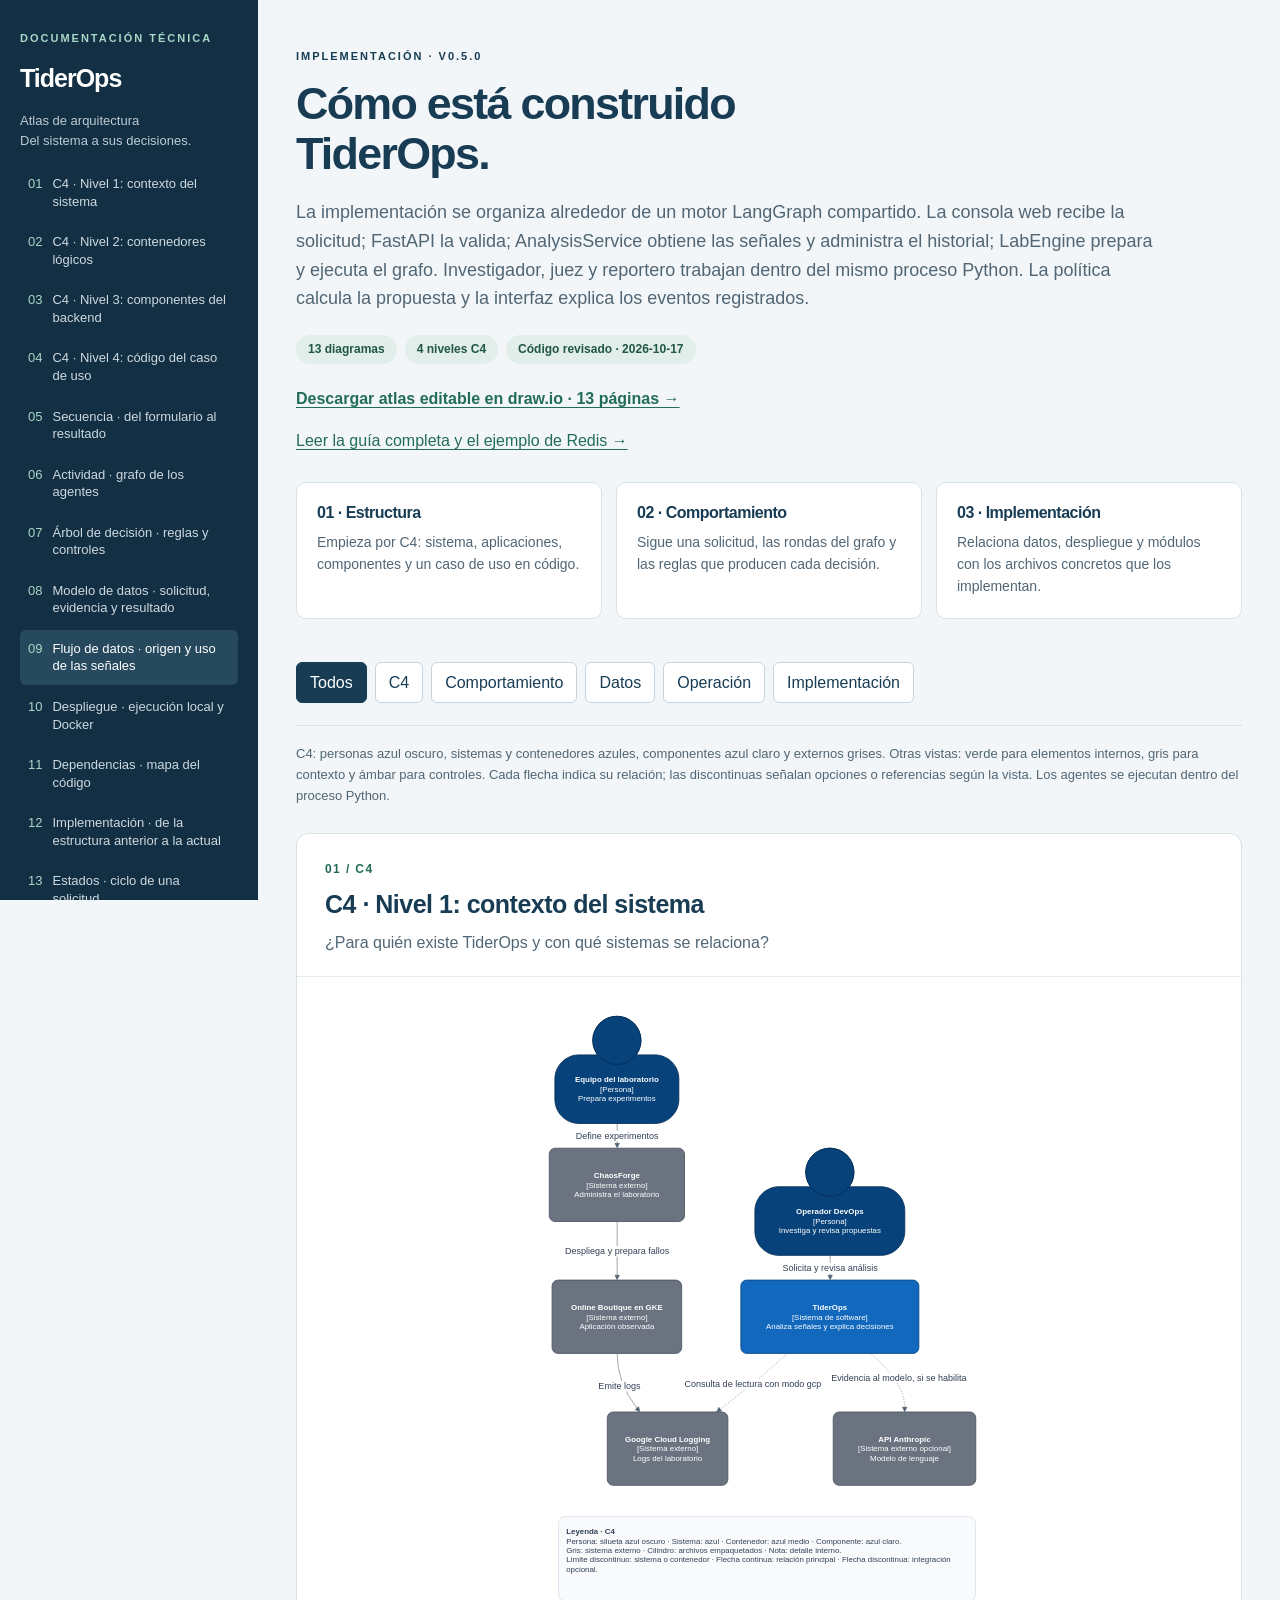
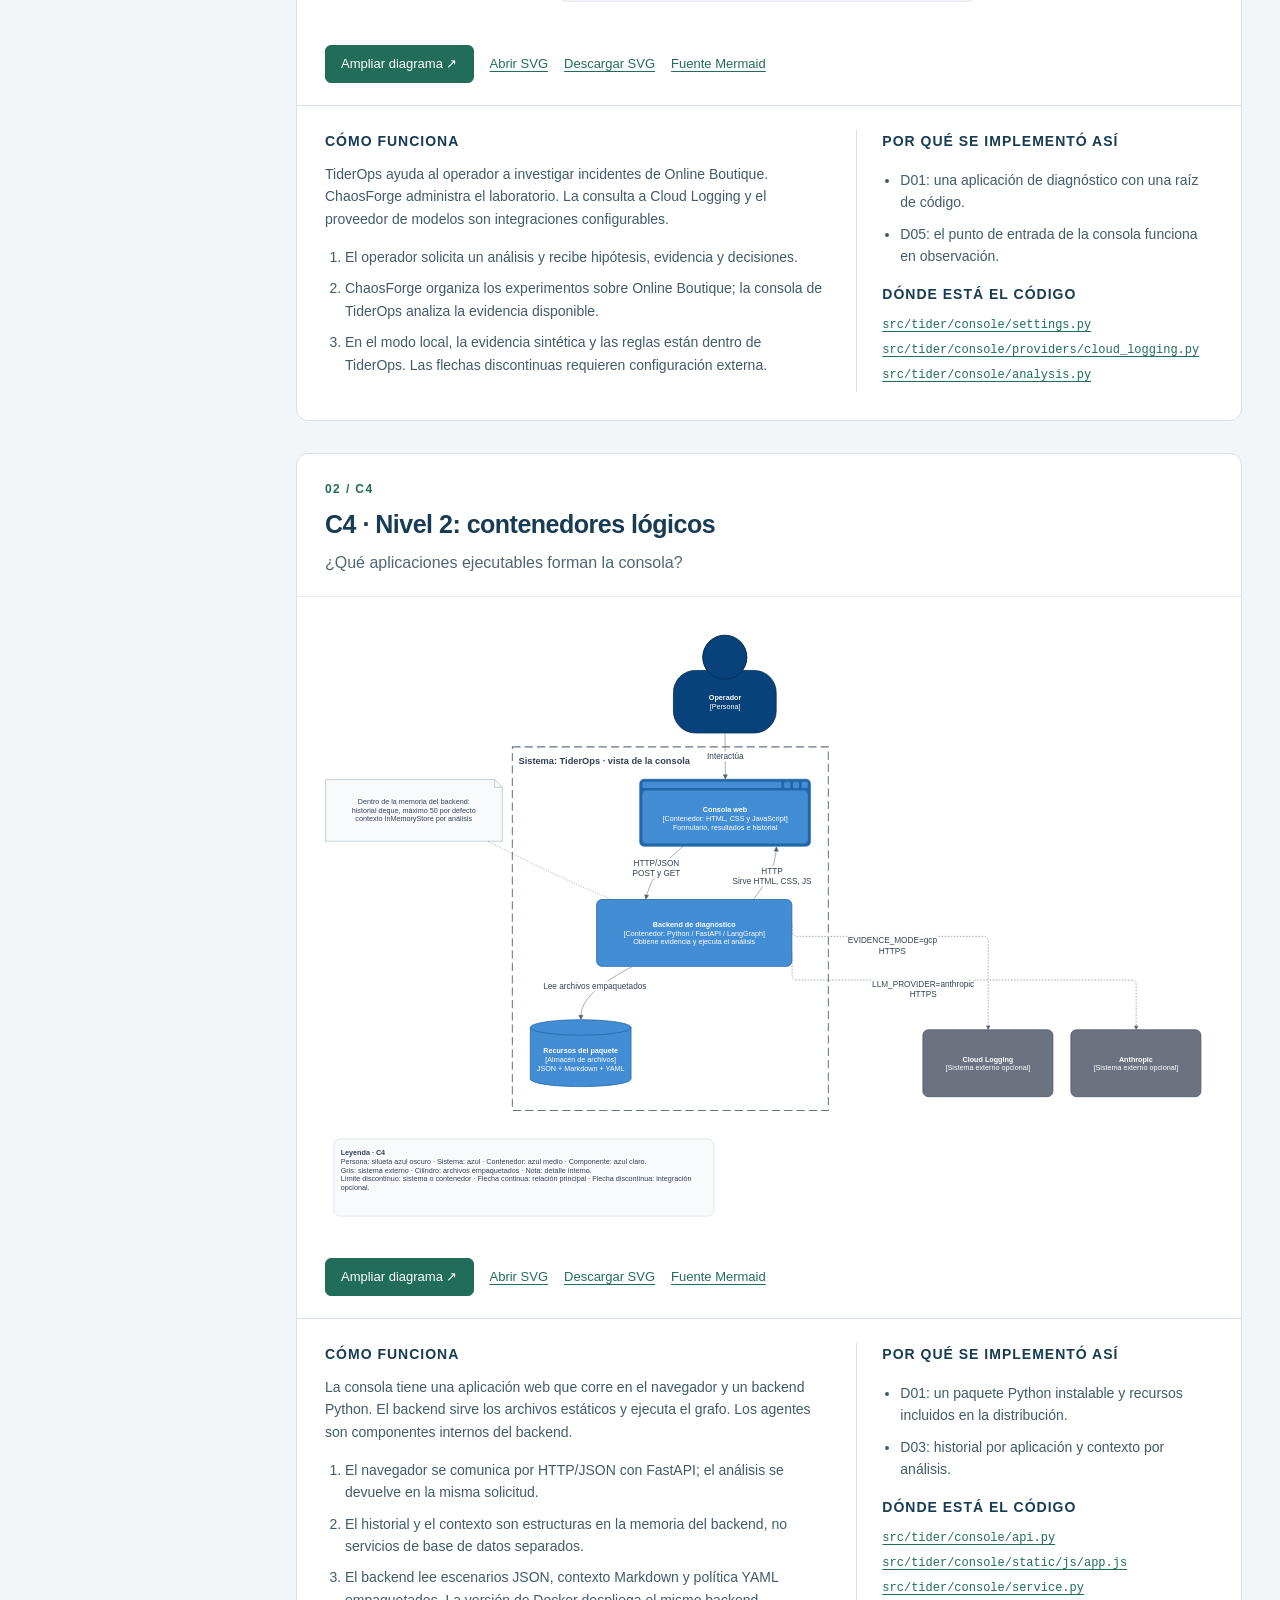
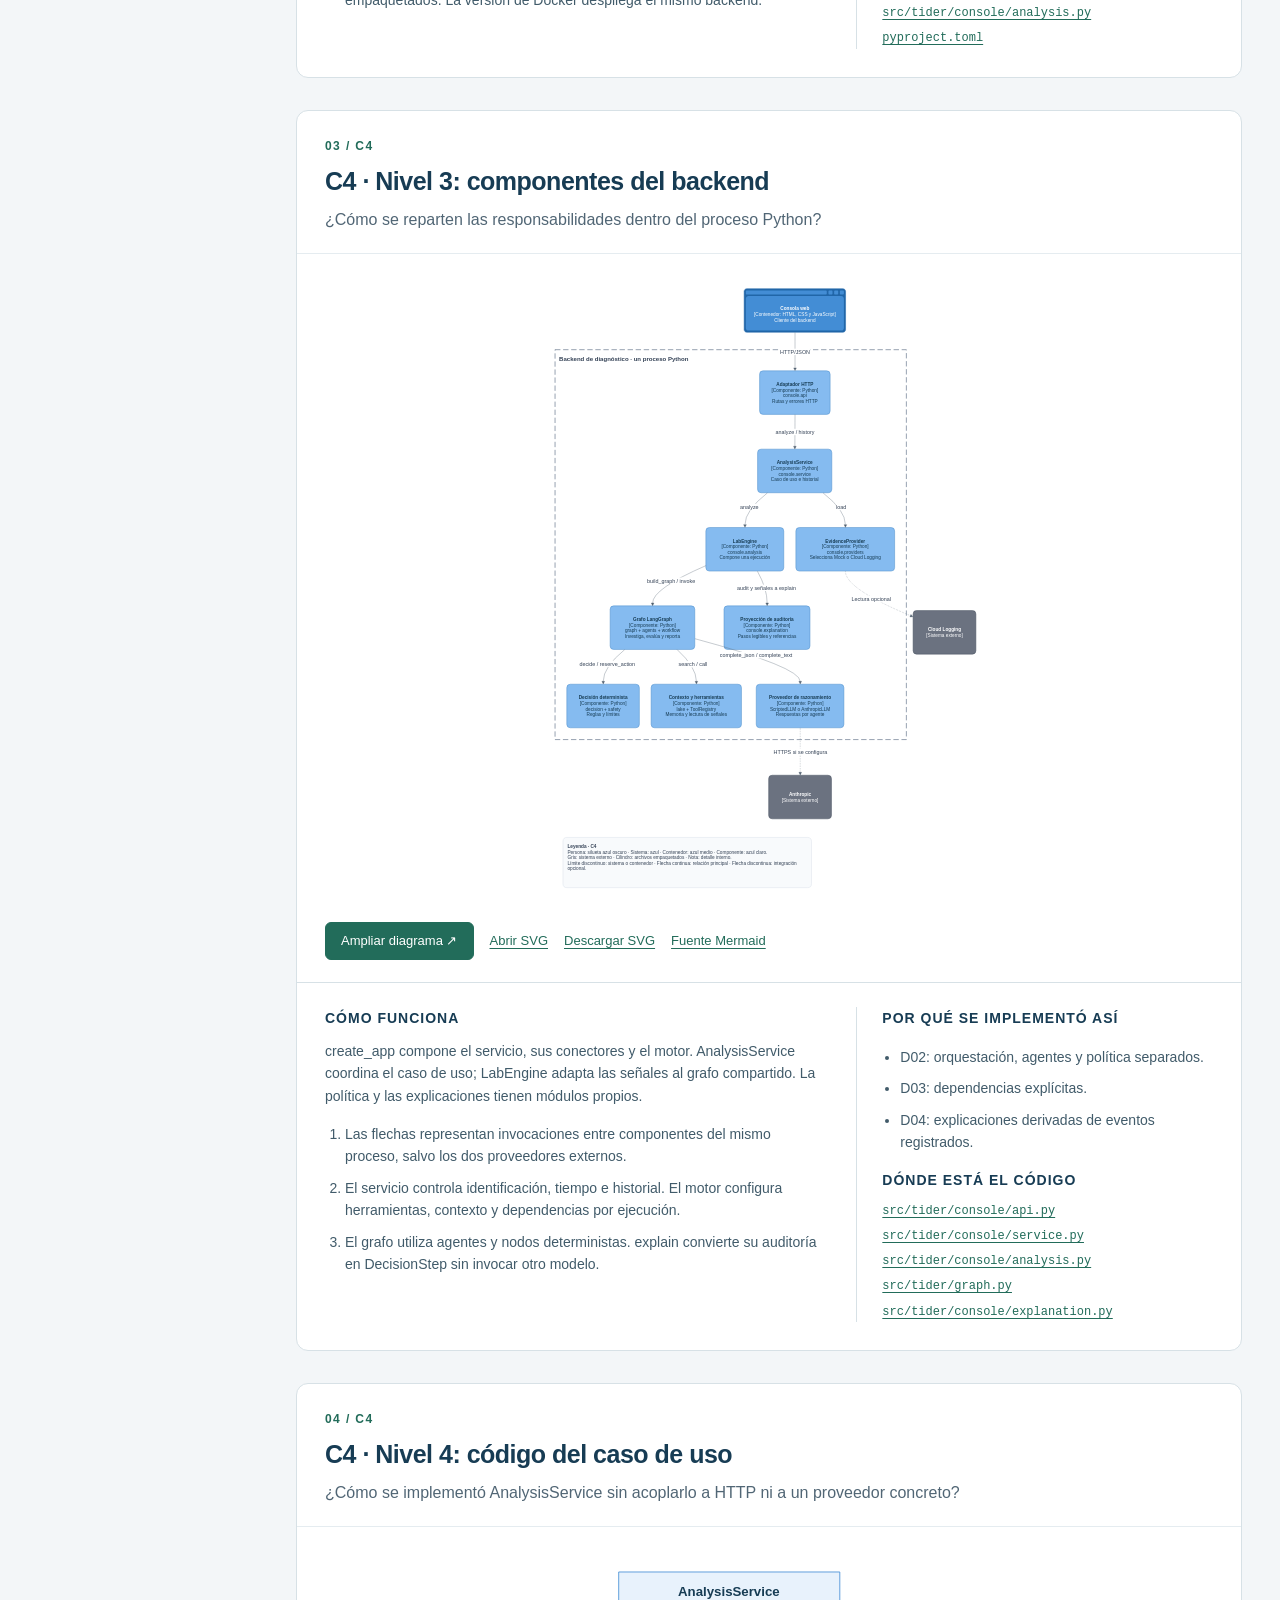
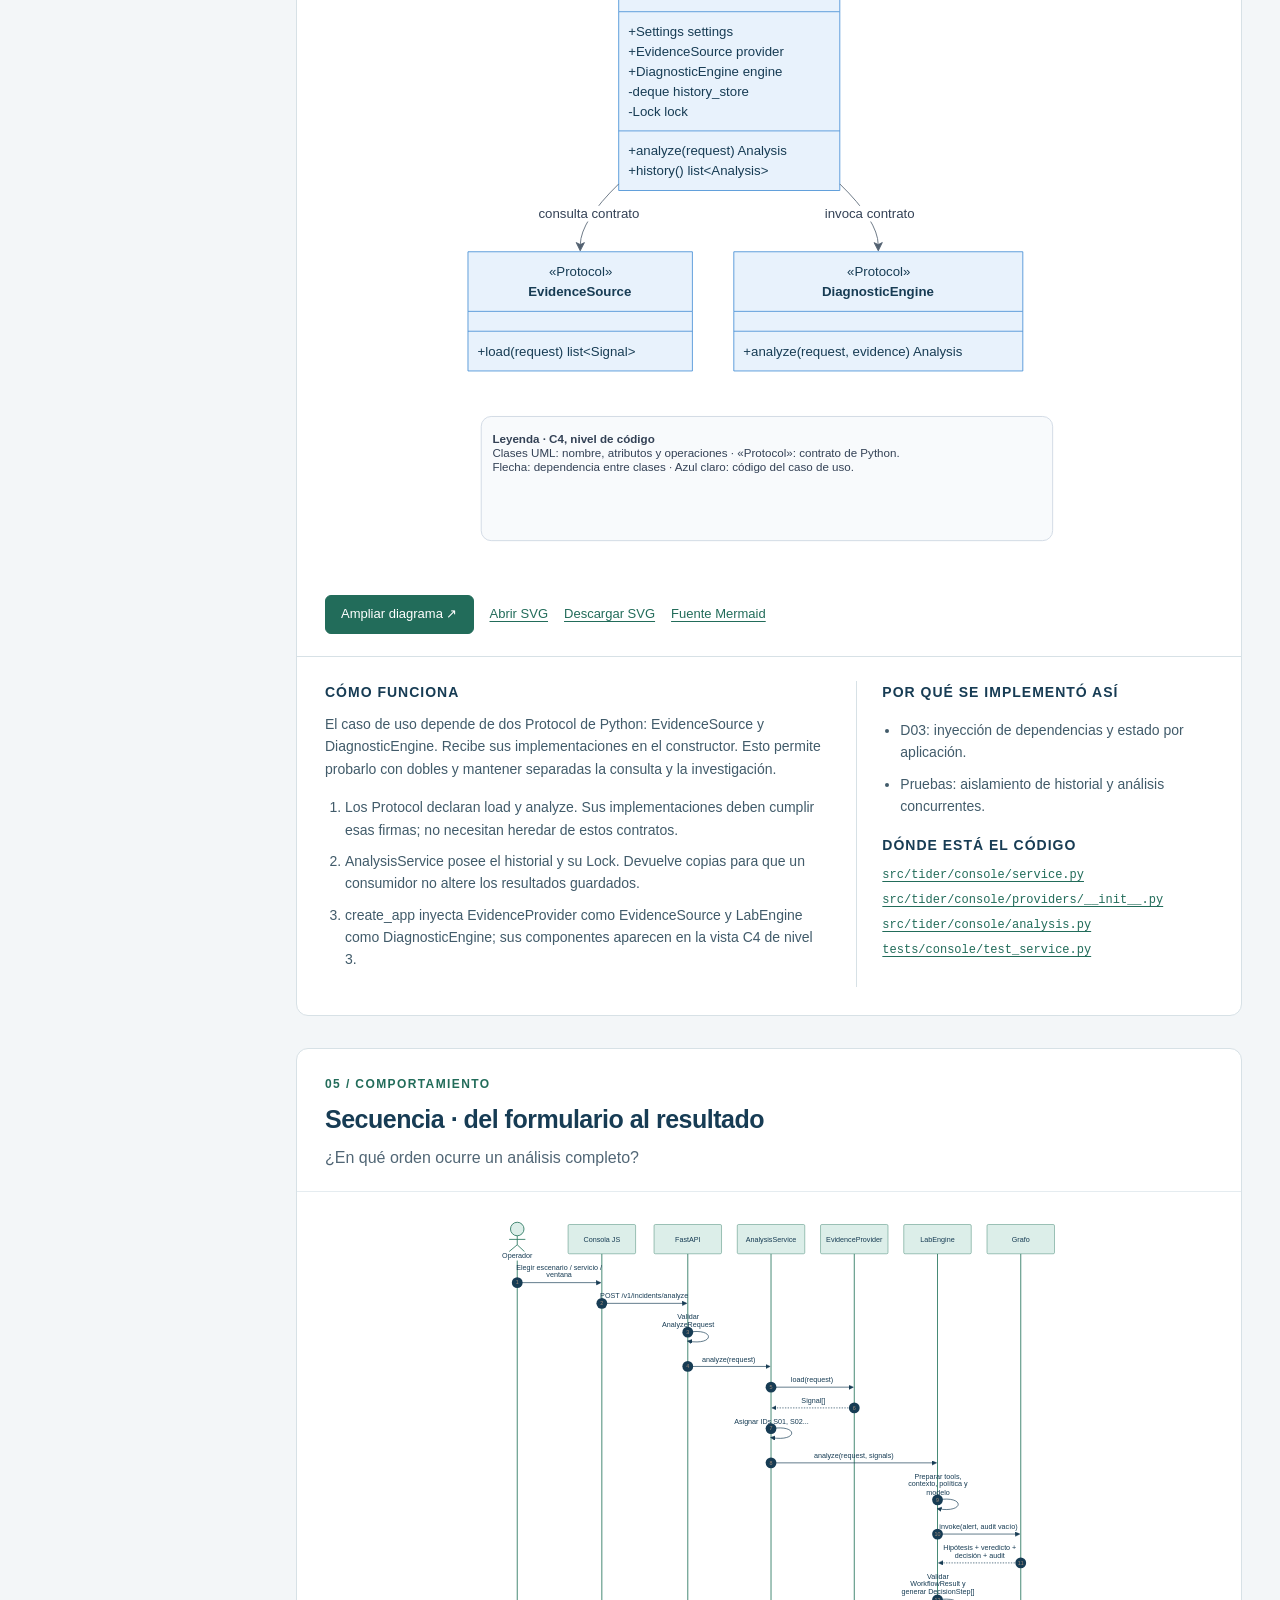
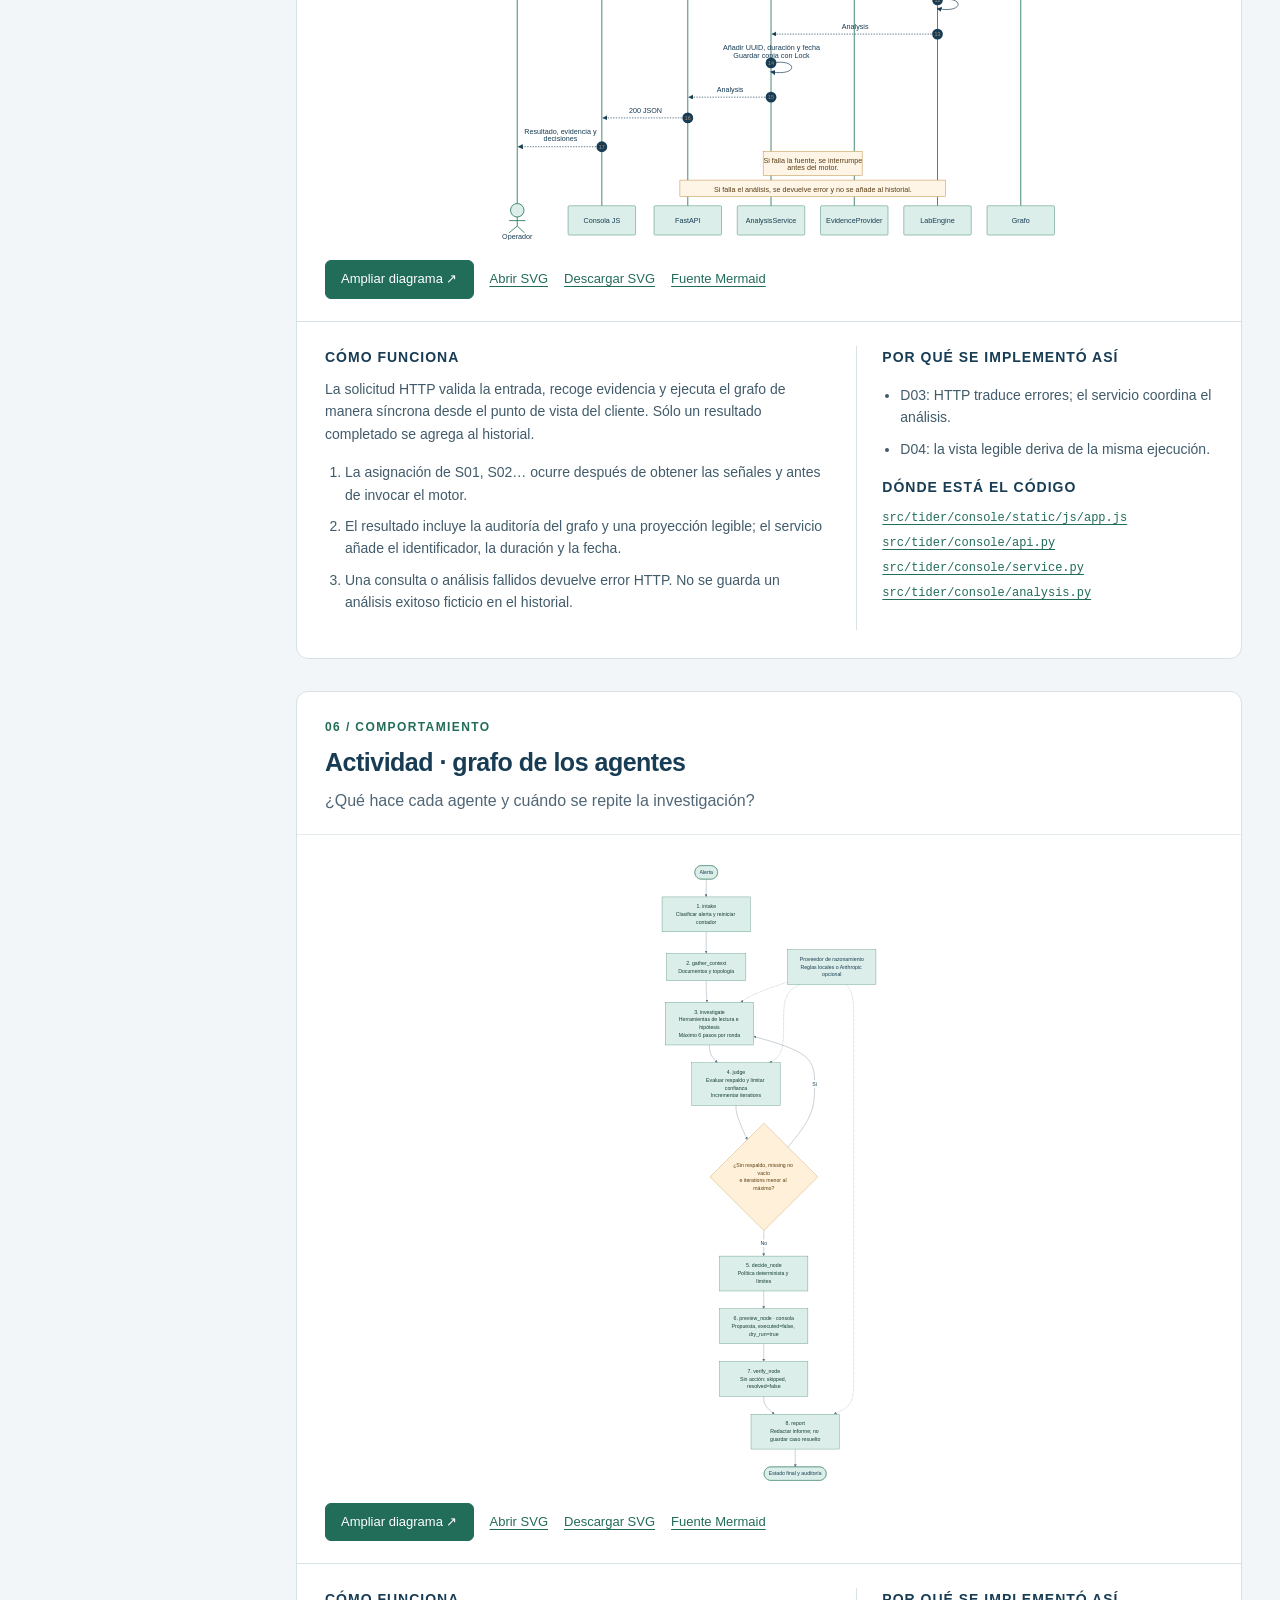
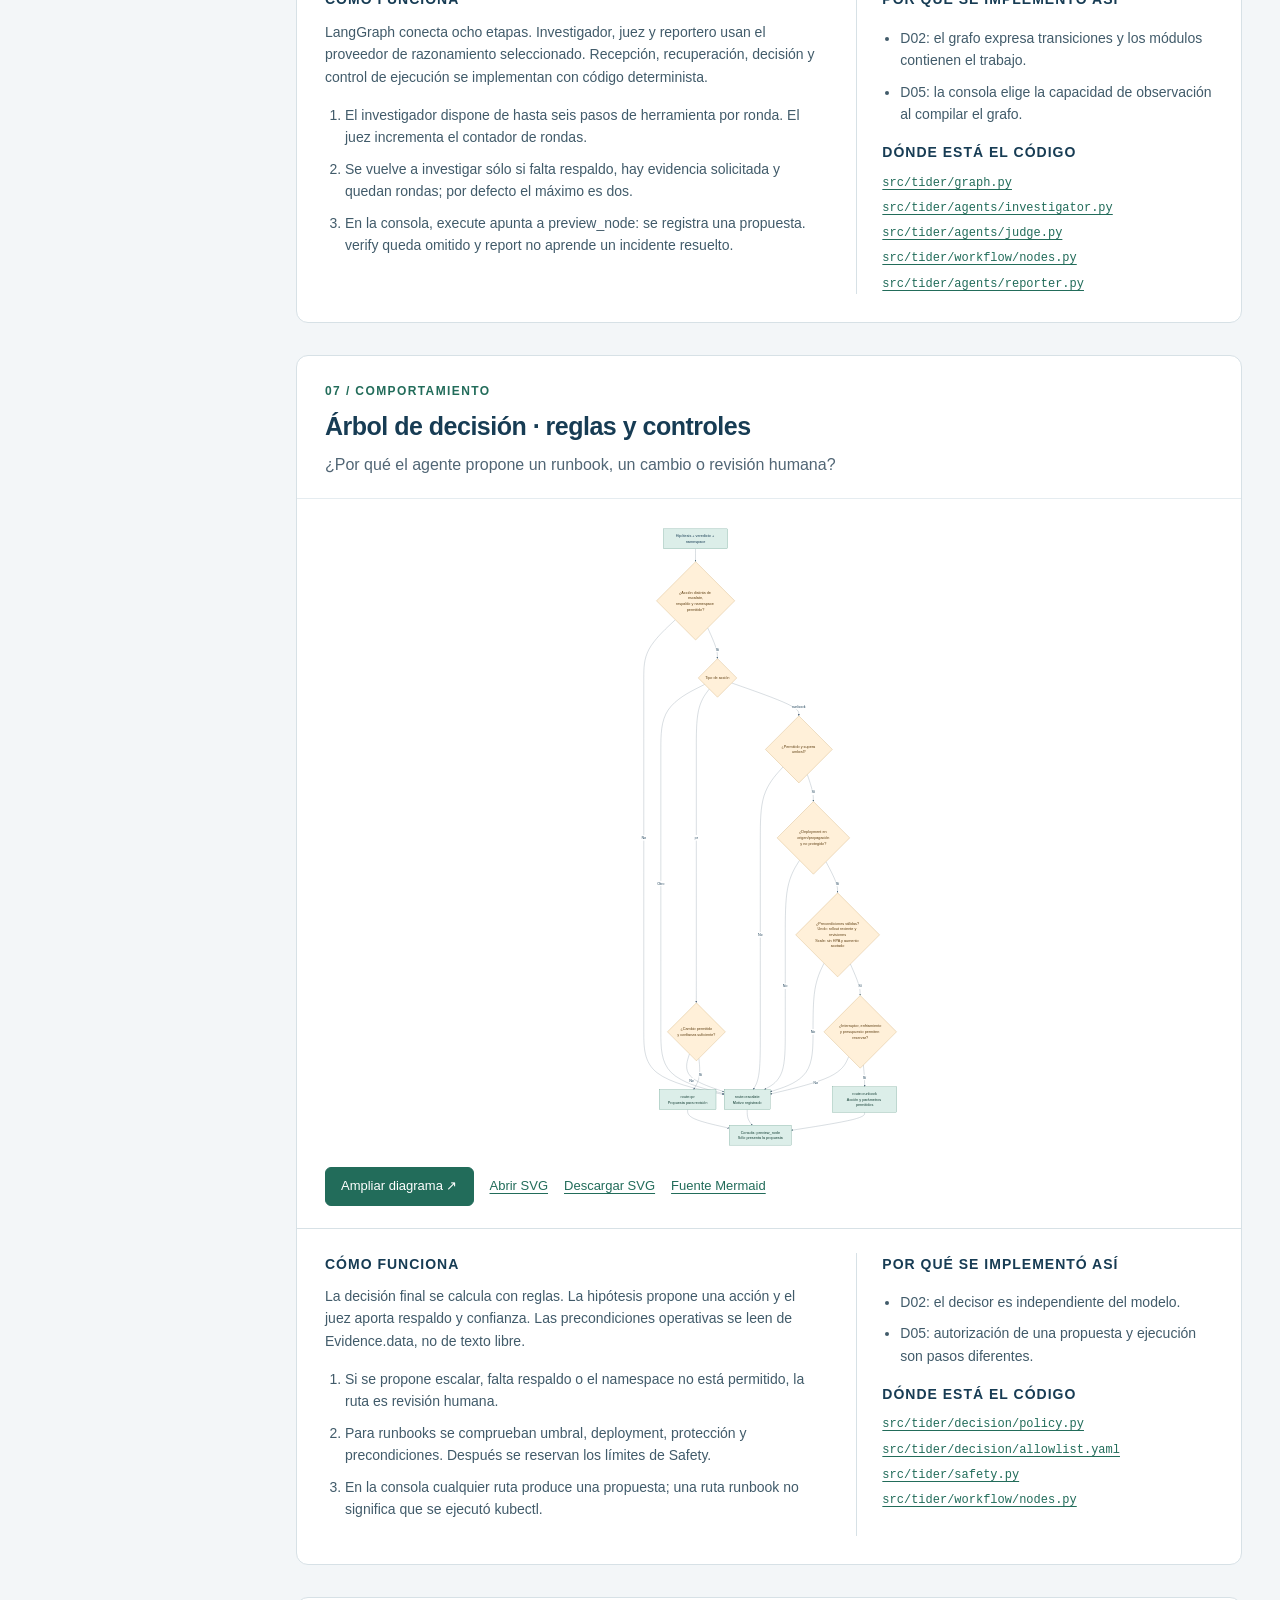
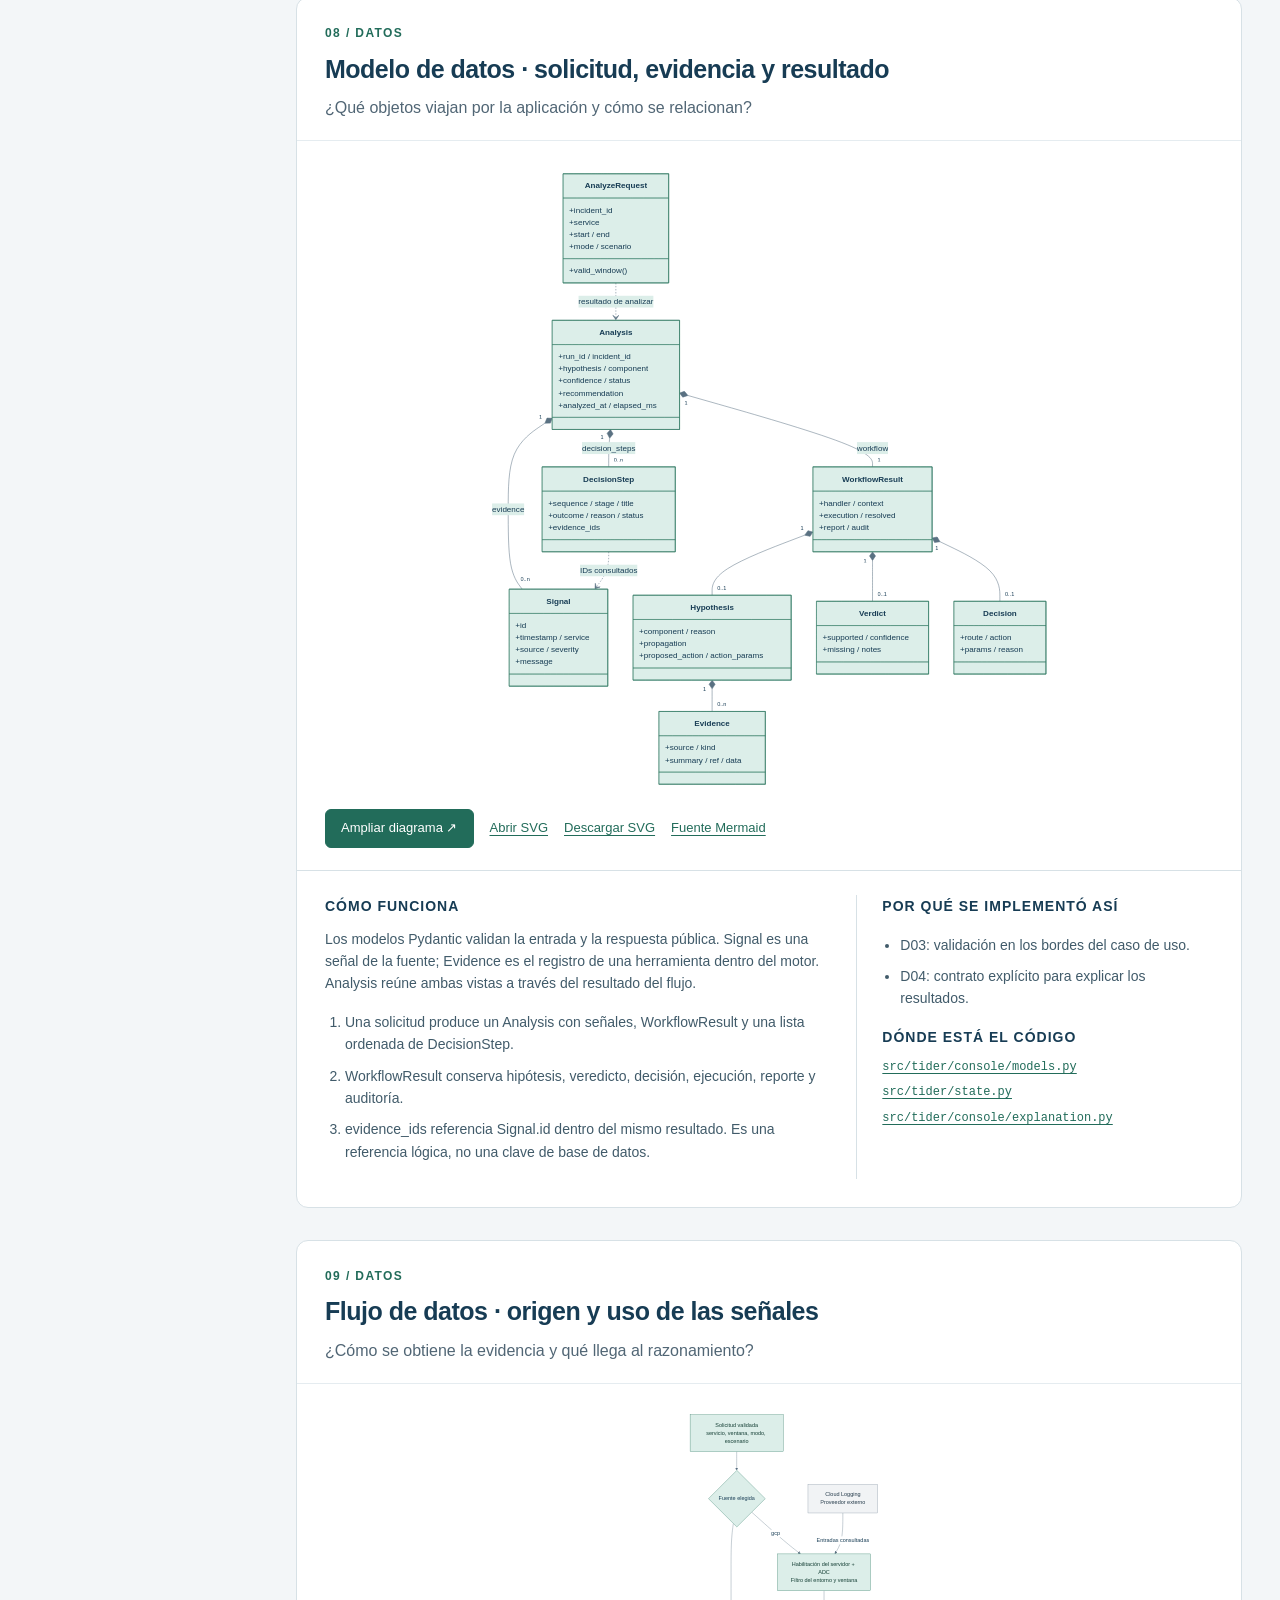
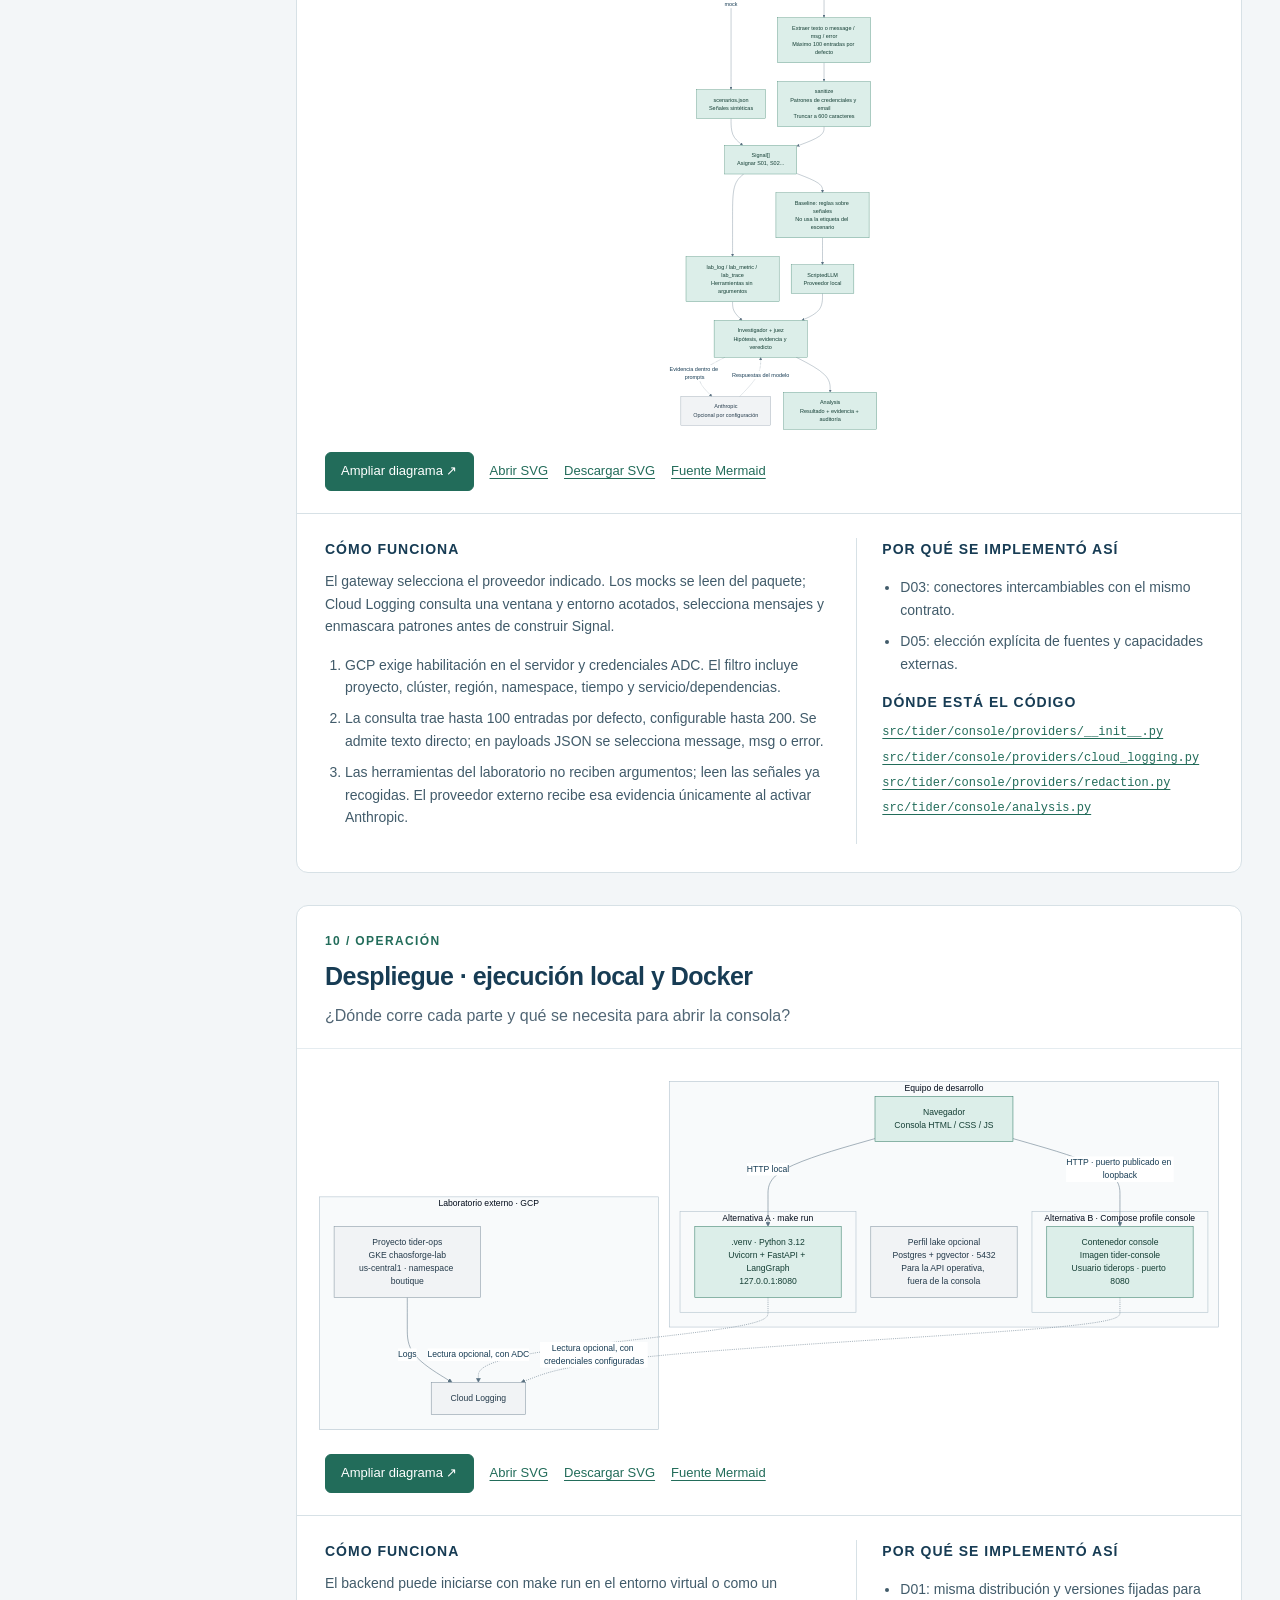
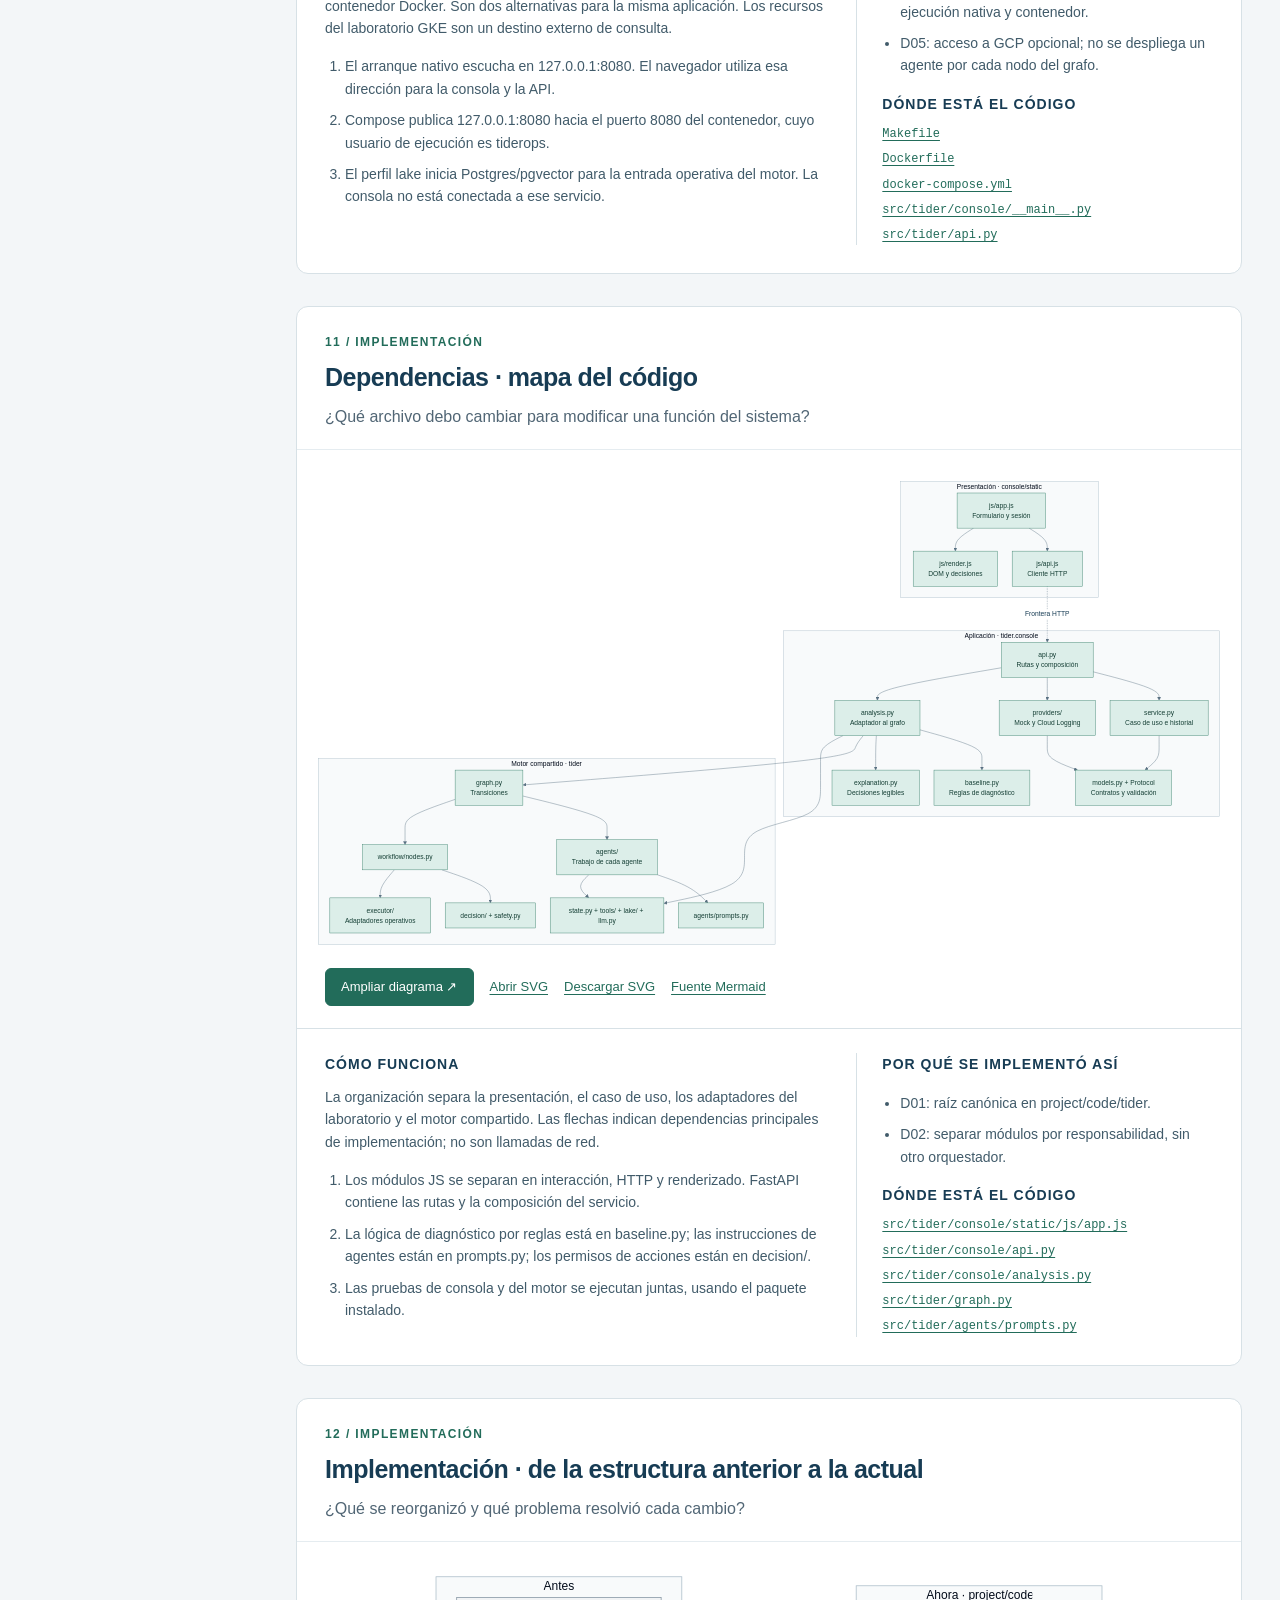
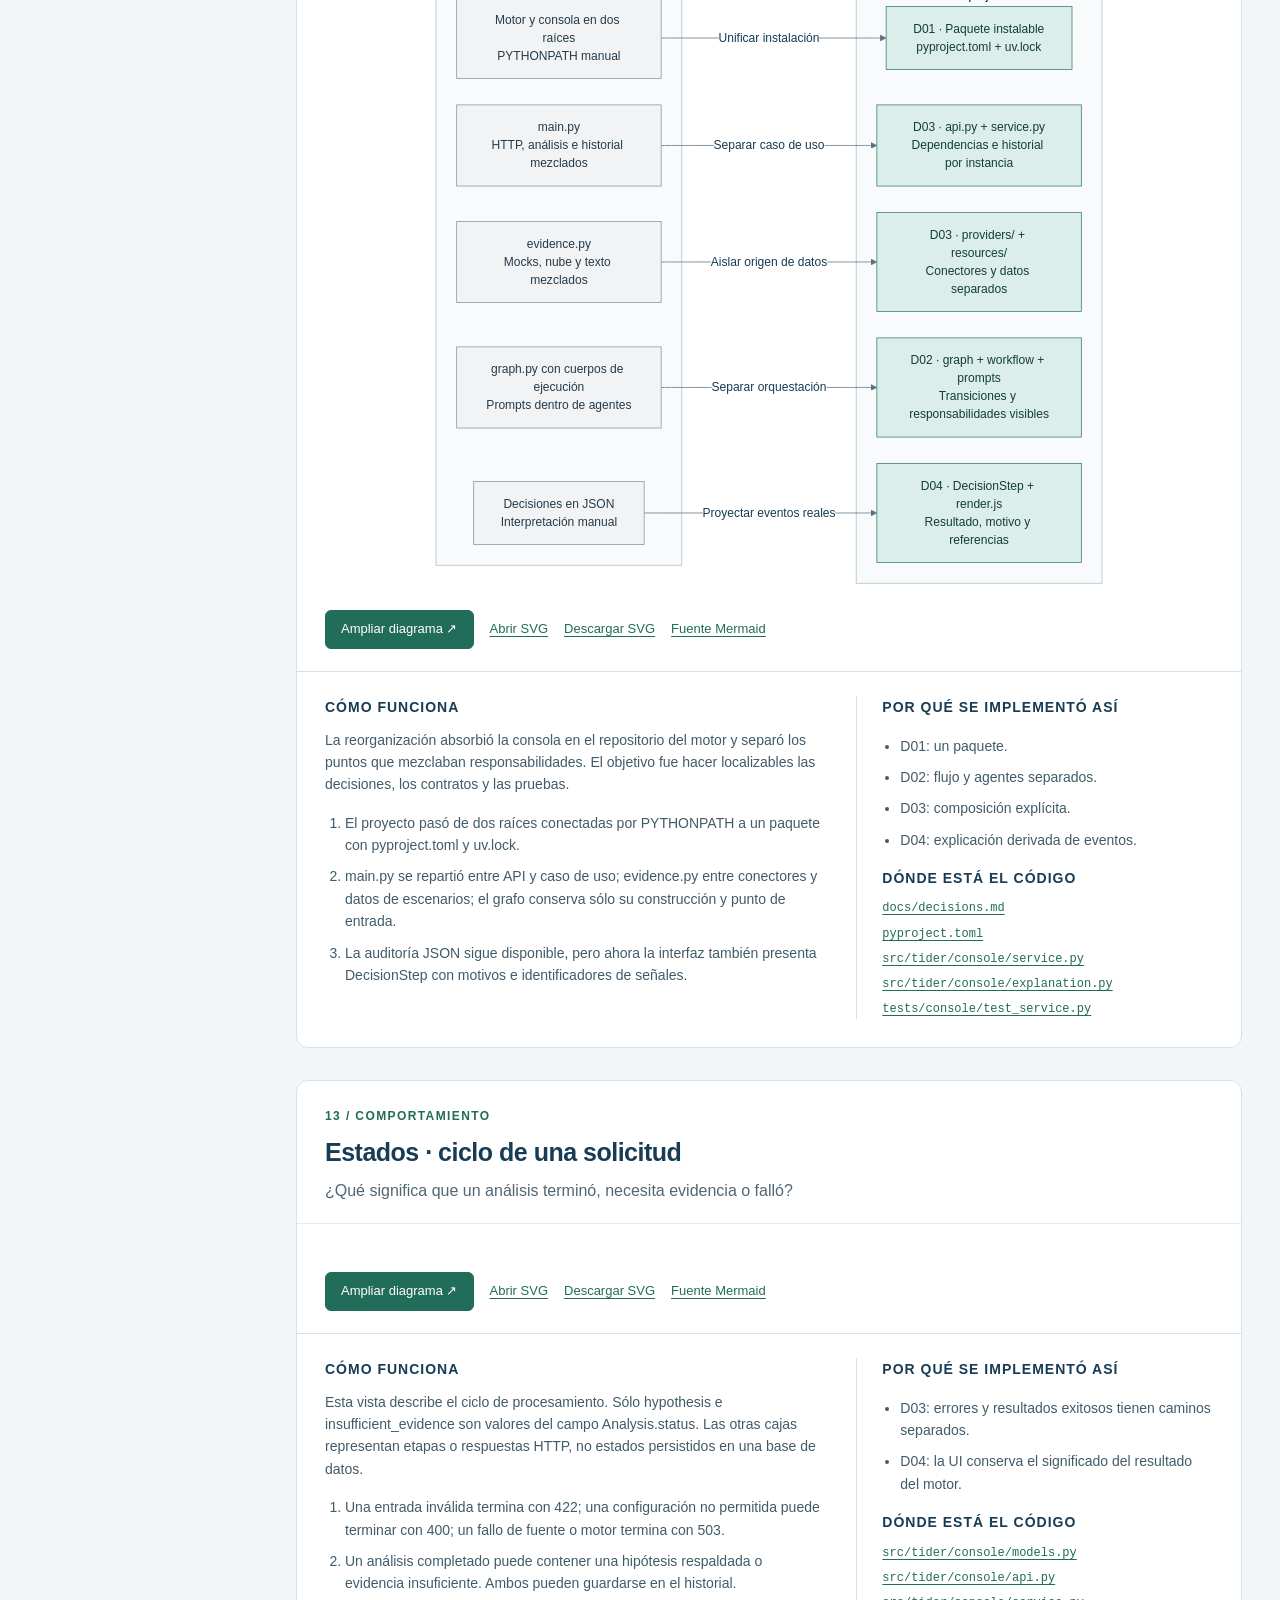
<file: docs/diagrams/index.html>
<!doctype html>
<html lang="es"><head><meta charset="utf-8"><meta name="viewport" content="width=device-width,initial-scale=1">
<title>TiderOps · Atlas de arquitectura</title><style>
:root{--ink:#173c54;--teal:#226c5a;--muted:#516675;--line:#d7e1e6;--paper:#f3f6f8}
*{box-sizing:border-box}html{scroll-behavior:smooth;scroll-padding-top:22px}
body{margin:0;color:var(--ink);background:var(--paper);font:16px/1.6 -apple-system,BlinkMacSystemFont,'Segoe UI',Arial,sans-serif}
a{color:var(--teal);text-underline-offset:3px}button{font:inherit;cursor:pointer}
aside{position:fixed;inset:0 auto 0 0;width:258px;background:#132f43;color:#fff;overflow:auto;padding:30px 20px}
.brand{font-size:25px;font-weight:750;letter-spacing:-1px}.eyebrow{text-transform:uppercase;font-size:11px;letter-spacing:2px;font-weight:700}
aside .eyebrow{color:#a7d7c7;margin-bottom:10px}aside p{color:#bccbd4;font-size:13px}
nav a{display:flex;gap:10px;color:#cdd9e0;text-decoration:none;padding:10px 8px;border-radius:6px;font-size:13px;line-height:1.35;margin:3px 0}
nav a span{color:#a7d7c7;font-variant-numeric:tabular-nums}nav a:hover,nav a.active{background:#26495e;color:#fff}
main{margin-left:258px;padding:48px 38px 70px;max-width:1600px}
header{max-width:1000px;margin-bottom:28px}h1{font-size:clamp(32px,3.5vw,51px);line-height:1.12;letter-spacing:-1.7px;margin:12px 0 20px}
.intro{font-size:18px;max-width:870px;color:var(--muted)}.meta{display:flex;flex-wrap:wrap;gap:8px;margin:22px 0}
.pill{background:#e1eee9;color:#225744;font-size:12px;padding:5px 12px;border-radius:30px;font-weight:650}
.overview{display:grid;grid-template-columns:repeat(3,1fr);gap:14px;margin-bottom:28px}
.overview article{padding:20px;background:white;border:1px solid var(--line);border-radius:10px}.overview h2{font-size:16px;margin:0 0 8px}.overview p{font-size:14px;margin:0;color:var(--muted)}
.toolbar{display:flex;flex-wrap:wrap;align-items:center;gap:8px;padding:15px 0 22px}
.filter{border:1px solid #c6d5dc;background:white;border-radius:6px;padding:7px 13px;color:var(--ink)}.filter[aria-pressed=true]{background:var(--ink);border-color:var(--ink);color:white}
.diagram{background:white;border:1px solid var(--line);border-radius:12px;margin-bottom:32px;overflow:hidden;scroll-margin-top:22px}
.section-head{padding:26px 28px 20px;border-bottom:1px solid #e5ecf0}.category{font-size:12px;letter-spacing:1.4px;text-transform:uppercase;color:var(--teal);font-weight:700}
h2{font-size:25px;line-height:1.25;letter-spacing:-.5px;margin:10px 0}.question{color:var(--muted);margin:8px 0 0}
.image-wrap{padding:28px 18px 20px;background:white;display:flex;justify-content:center}
.diagram img{display:block;width:100%;height:auto;max-height:620px;object-fit:contain}
.actions{display:flex;gap:16px;flex-wrap:wrap;align-items:center;padding:0 28px 22px;border-bottom:1px solid var(--line);font-size:13px}
.open{border:1px solid var(--teal);background:var(--teal);color:white;padding:8px 15px;border-radius:6px}
.details{display:grid;grid-template-columns:minmax(0,1.4fr) minmax(0,1fr);gap:32px;padding:24px 28px 28px}
.details h3{font-size:14px;text-transform:uppercase;letter-spacing:1px;margin:0 0 10px}.details p,.details li{font-size:14px;color:#415b6a}.details p{margin-top:0}.details ol{padding-left:20px}.details li{margin-bottom:9px}
.refs{border-left:1px solid var(--line);padding-left:25px}.refs ul{padding-left:18px}.code-links{display:grid;gap:6px}.code-links a{font:12px/1.6 ui-monospace,SFMono-Regular,Consolas,monospace;overflow-wrap:anywhere}
.legend{color:var(--muted);font-size:13px;margin-bottom:26px;border-top:1px solid var(--line);padding-top:18px}
footer{font-size:13px;color:var(--muted);padding:8px 0}footer a{margin-right:15px}
dialog{width:96vw;height:94vh;max-width:none;max-height:none;border:1px solid var(--line);border-radius:12px;padding:0;color:var(--ink)}dialog::backdrop{background:#102c40cf}
.modal-head{padding:12px 20px;border-bottom:1px solid var(--line);display:flex;align-items:center;justify-content:space-between;gap:16px;flex-wrap:wrap}.modal-head strong{font-size:16px}.modal-tools{display:flex;gap:8px}.modal-tools button{padding:6px 12px;border:1px solid var(--line);border-radius:5px;background:white;color:var(--ink)}
.canvas{height:calc(100% - 73px);overflow:auto;padding:20px;display:block}.canvas img{width:100%;max-width:none;display:block;height:auto;margin:auto}
[hidden]{display:none!important}@media(max-width:1100px){main{padding:32px 24px}.overview{grid-template-columns:1fr}.details{grid-template-columns:1fr}.refs{padding-left:0;border-left:0;border-top:1px solid var(--line);padding-top:20px}}
@media(max-width:760px){aside{position:static;width:100%;padding:22px}aside nav{display:none}aside p{margin-bottom:0}main{margin-left:0;padding:28px 16px}.section-head,.details{padding:22px}.actions{padding:0 22px 20px}h2{font-size:22px}.image-wrap{padding:20px 8px}.modal-head{padding:10px}.canvas{height:calc(100% - 110px)}}
@media print{aside,.toolbar,.actions,.overview,dialog{display:none!important}main{margin:0;padding:0;max-width:none}.diagram{break-before:page;border:0;overflow:visible}.details{display:block}.refs{border:0;padding:0}.diagram img{max-height:650px}body{background:white}.section-head{padding:10px 0}.image-wrap{padding:10px}a{color:inherit}}
</style></head><body>
<aside><div class="eyebrow">Documentación técnica</div><div class="brand">TiderOps</div><p>Atlas de arquitectura<br>Del sistema a sus decisiones.</p><nav aria-label="Diagramas"><a href="#01-c4-context"><span>01</span>C4 · Nivel 1: contexto del sistema</a><a href="#02-c4-containers"><span>02</span>C4 · Nivel 2: contenedores lógicos</a><a href="#03-c4-components"><span>03</span>C4 · Nivel 3: componentes del backend</a><a href="#04-c4-code"><span>04</span>C4 · Nivel 4: código del caso de uso</a><a href="#05-sequence-analysis"><span>05</span>Secuencia · del formulario al resultado</a><a href="#06-agent-workflow"><span>06</span>Actividad · grafo de los agentes</a><a href="#07-decision-policy"><span>07</span>Árbol de decisión · reglas y controles</a><a href="#08-data-contracts"><span>08</span>Modelo de datos · solicitud, evidencia y resultado</a><a href="#09-evidence-flow"><span>09</span>Flujo de datos · origen y uso de las señales</a><a href="#10-deployment"><span>10</span>Despliegue · ejecución local y Docker</a><a href="#11-module-dependencies"><span>11</span>Dependencias · mapa del código</a><a href="#12-implementation-decisions"><span>12</span>Implementación · de la estructura anterior a la actual</a><a href="#13-analysis-states"><span>13</span>Estados · ciclo de una solicitud</a></nav></aside>
<main><header><div class="eyebrow">Implementación · v0.5.0</div><h1>Cómo está construido<br>TiderOps.</h1><p class="intro">La implementación se organiza alrededor de un motor LangGraph compartido.
La consola web recibe la solicitud; FastAPI la valida; AnalysisService obtiene
las señales y administra el historial; LabEngine prepara y ejecuta el grafo.
Investigador, juez y reportero trabajan dentro del mismo proceso Python.
La política calcula la propuesta y la interfaz explica los eventos registrados.</p>
<div class="meta"><span class="pill">13 diagramas</span><span class="pill">4 niveles C4</span><span class="pill">Código revisado · 2026-10-17</span></div>
<p><a href="TiderOps_Arquitectura.drawio" download><strong>Descargar atlas editable en draw.io · 13 páginas →</strong></a></p>
<a href="README.md">Leer la guía completa y el ejemplo de Redis →</a></header>
<div class="overview"><article><h2>01 · Estructura</h2><p>Empieza por C4: sistema, aplicaciones, componentes y un caso de uso en código.</p></article><article><h2>02 · Comportamiento</h2><p>Sigue una solicitud, las rondas del grafo y las reglas que producen cada decisión.</p></article><article><h2>03 · Implementación</h2><p>Relaciona datos, despliegue y módulos con los archivos concretos que los implementan.</p></article></div>
<div class="toolbar" aria-label="Filtrar diagramas"><button class="filter" data-category="Todos" aria-pressed="true">Todos</button><button class="filter" data-category="C4" aria-pressed="false">C4</button><button class="filter" data-category="Comportamiento" aria-pressed="false">Comportamiento</button><button class="filter" data-category="Datos" aria-pressed="false">Datos</button><button class="filter" data-category="Operación" aria-pressed="false">Operación</button><button class="filter" data-category="Implementación" aria-pressed="false">Implementación</button></div>
<div class="legend">C4: personas azul oscuro, sistemas y contenedores azules, componentes azul claro y externos grises.
Otras vistas: verde para elementos internos, gris para contexto y ámbar para controles.
Cada flecha indica su relación; las discontinuas señalan opciones o referencias según la vista.
Los agentes se ejecutan dentro del proceso Python.</div>
<section class="diagram" id="01-c4-context" data-category="C4">
<div class="section-head"><div class="category">01 / C4</div>
<h2>C4 · Nivel 1: contexto del sistema</h2><p class="question">¿Para quién existe TiderOps y con qué sistemas se relaciona?</p></div>
<div class="image-wrap"><img src="svg/01-c4-context.svg" alt="C4 · Nivel 1: contexto del sistema" loading="lazy"></div>
<div class="actions"><button class="open" aria-label="Ampliar C4 · Nivel 1: contexto del sistema">Ampliar diagrama ↗</button>
<a href="svg/01-c4-context.svg" target="_blank" rel="noopener">Abrir SVG</a>
<a href="svg/01-c4-context.svg" download>Descargar SVG</a><a href="source/01-c4-context.mmd.txt" download>Fuente Mermaid</a></div>
<div class="details"><div><h3>Cómo funciona</h3><p>TiderOps ayuda al operador a investigar incidentes de Online Boutique. ChaosForge administra el laboratorio. La consulta a Cloud Logging y el proveedor de modelos son integraciones configurables.</p><ol><li>El operador solicita un análisis y recibe hipótesis, evidencia y decisiones.</li><li>ChaosForge organiza los experimentos sobre Online Boutique; la consola de TiderOps analiza la evidencia disponible.</li><li>En el modo local, la evidencia sintética y las reglas están dentro de TiderOps. Las flechas discontinuas requieren configuración externa.</li></ol></div>
<div class="refs"><h3>Por qué se implementó así</h3><ul><li>D01: una aplicación de diagnóstico con una raíz de código.</li><li>D05: el punto de entrada de la consola funciona en observación.</li></ul><h3>Dónde está el código</h3><div class="code-links"><a href="../../src/tider/console/settings.py">src/tider/console/settings.py</a><a href="../../src/tider/console/providers/cloud_logging.py">src/tider/console/providers/cloud_logging.py</a><a href="../../src/tider/console/analysis.py">src/tider/console/analysis.py</a></div></div></div></section><section class="diagram" id="02-c4-containers" data-category="C4">
<div class="section-head"><div class="category">02 / C4</div>
<h2>C4 · Nivel 2: contenedores lógicos</h2><p class="question">¿Qué aplicaciones ejecutables forman la consola?</p></div>
<div class="image-wrap"><img src="svg/02-c4-containers.svg" alt="C4 · Nivel 2: contenedores lógicos" loading="lazy"></div>
<div class="actions"><button class="open" aria-label="Ampliar C4 · Nivel 2: contenedores lógicos">Ampliar diagrama ↗</button>
<a href="svg/02-c4-containers.svg" target="_blank" rel="noopener">Abrir SVG</a>
<a href="svg/02-c4-containers.svg" download>Descargar SVG</a><a href="source/02-c4-containers.mmd.txt" download>Fuente Mermaid</a></div>
<div class="details"><div><h3>Cómo funciona</h3><p>La consola tiene una aplicación web que corre en el navegador y un backend Python. El backend sirve los archivos estáticos y ejecuta el grafo. Los agentes son componentes internos del backend.</p><ol><li>El navegador se comunica por HTTP/JSON con FastAPI; el análisis se devuelve en la misma solicitud.</li><li>El historial y el contexto son estructuras en la memoria del backend, no servicios de base de datos separados.</li><li>El backend lee escenarios JSON, contexto Markdown y política YAML empaquetados. La versión de Docker despliega el mismo backend.</li></ol></div>
<div class="refs"><h3>Por qué se implementó así</h3><ul><li>D01: un paquete Python instalable y recursos incluidos en la distribución.</li><li>D03: historial por aplicación y contexto por análisis.</li></ul><h3>Dónde está el código</h3><div class="code-links"><a href="../../src/tider/console/api.py">src/tider/console/api.py</a><a href="../../src/tider/console/static/js/app.js">src/tider/console/static/js/app.js</a><a href="../../src/tider/console/service.py">src/tider/console/service.py</a><a href="../../src/tider/console/analysis.py">src/tider/console/analysis.py</a><a href="../../pyproject.toml">pyproject.toml</a></div></div></div></section><section class="diagram" id="03-c4-components" data-category="C4">
<div class="section-head"><div class="category">03 / C4</div>
<h2>C4 · Nivel 3: componentes del backend</h2><p class="question">¿Cómo se reparten las responsabilidades dentro del proceso Python?</p></div>
<div class="image-wrap"><img src="svg/03-c4-components.svg" alt="C4 · Nivel 3: componentes del backend" loading="lazy"></div>
<div class="actions"><button class="open" aria-label="Ampliar C4 · Nivel 3: componentes del backend">Ampliar diagrama ↗</button>
<a href="svg/03-c4-components.svg" target="_blank" rel="noopener">Abrir SVG</a>
<a href="svg/03-c4-components.svg" download>Descargar SVG</a><a href="source/03-c4-components.mmd.txt" download>Fuente Mermaid</a></div>
<div class="details"><div><h3>Cómo funciona</h3><p>create_app compone el servicio, sus conectores y el motor. AnalysisService coordina el caso de uso; LabEngine adapta las señales al grafo compartido. La política y las explicaciones tienen módulos propios.</p><ol><li>Las flechas representan invocaciones entre componentes del mismo proceso, salvo los dos proveedores externos.</li><li>El servicio controla identificación, tiempo e historial. El motor configura herramientas, contexto y dependencias por ejecución.</li><li>El grafo utiliza agentes y nodos deterministas. explain convierte su auditoría en DecisionStep sin invocar otro modelo.</li></ol></div>
<div class="refs"><h3>Por qué se implementó así</h3><ul><li>D02: orquestación, agentes y política separados.</li><li>D03: dependencias explícitas.</li><li>D04: explicaciones derivadas de eventos registrados.</li></ul><h3>Dónde está el código</h3><div class="code-links"><a href="../../src/tider/console/api.py">src/tider/console/api.py</a><a href="../../src/tider/console/service.py">src/tider/console/service.py</a><a href="../../src/tider/console/analysis.py">src/tider/console/analysis.py</a><a href="../../src/tider/graph.py">src/tider/graph.py</a><a href="../../src/tider/console/explanation.py">src/tider/console/explanation.py</a></div></div></div></section><section class="diagram" id="04-c4-code" data-category="C4">
<div class="section-head"><div class="category">04 / C4</div>
<h2>C4 · Nivel 4: código del caso de uso</h2><p class="question">¿Cómo se implementó AnalysisService sin acoplarlo a HTTP ni a un proveedor concreto?</p></div>
<div class="image-wrap"><img src="svg/04-c4-code.svg" alt="C4 · Nivel 4: código del caso de uso" loading="lazy"></div>
<div class="actions"><button class="open" aria-label="Ampliar C4 · Nivel 4: código del caso de uso">Ampliar diagrama ↗</button>
<a href="svg/04-c4-code.svg" target="_blank" rel="noopener">Abrir SVG</a>
<a href="svg/04-c4-code.svg" download>Descargar SVG</a><a href="source/04-c4-code.mmd.txt" download>Fuente Mermaid</a></div>
<div class="details"><div><h3>Cómo funciona</h3><p>El caso de uso depende de dos Protocol de Python: EvidenceSource y DiagnosticEngine. Recibe sus implementaciones en el constructor. Esto permite probarlo con dobles y mantener separadas la consulta y la investigación.</p><ol><li>Los Protocol declaran load y analyze. Sus implementaciones deben cumplir esas firmas; no necesitan heredar de estos contratos.</li><li>AnalysisService posee el historial y su Lock. Devuelve copias para que un consumidor no altere los resultados guardados.</li><li>create_app inyecta EvidenceProvider como EvidenceSource y LabEngine como DiagnosticEngine; sus componentes aparecen en la vista C4 de nivel 3.</li></ol></div>
<div class="refs"><h3>Por qué se implementó así</h3><ul><li>D03: inyección de dependencias y estado por aplicación.</li><li>Pruebas: aislamiento de historial y análisis concurrentes.</li></ul><h3>Dónde está el código</h3><div class="code-links"><a href="../../src/tider/console/service.py">src/tider/console/service.py</a><a href="../../src/tider/console/providers/__init__.py">src/tider/console/providers/__init__.py</a><a href="../../src/tider/console/analysis.py">src/tider/console/analysis.py</a><a href="../../tests/console/test_service.py">tests/console/test_service.py</a></div></div></div></section><section class="diagram" id="05-sequence-analysis" data-category="Comportamiento">
<div class="section-head"><div class="category">05 / Comportamiento</div>
<h2>Secuencia · del formulario al resultado</h2><p class="question">¿En qué orden ocurre un análisis completo?</p></div>
<div class="image-wrap"><img src="svg/05-sequence-analysis.svg" alt="Secuencia · del formulario al resultado" loading="lazy"></div>
<div class="actions"><button class="open" aria-label="Ampliar Secuencia · del formulario al resultado">Ampliar diagrama ↗</button>
<a href="svg/05-sequence-analysis.svg" target="_blank" rel="noopener">Abrir SVG</a>
<a href="svg/05-sequence-analysis.svg" download>Descargar SVG</a><a href="source/05-sequence-analysis.mmd.txt" download>Fuente Mermaid</a></div>
<div class="details"><div><h3>Cómo funciona</h3><p>La solicitud HTTP valida la entrada, recoge evidencia y ejecuta el grafo de manera síncrona desde el punto de vista del cliente. Sólo un resultado completado se agrega al historial.</p><ol><li>La asignación de S01, S02… ocurre después de obtener las señales y antes de invocar el motor.</li><li>El resultado incluye la auditoría del grafo y una proyección legible; el servicio añade el identificador, la duración y la fecha.</li><li>Una consulta o análisis fallidos devuelve error HTTP. No se guarda un análisis exitoso ficticio en el historial.</li></ol></div>
<div class="refs"><h3>Por qué se implementó así</h3><ul><li>D03: HTTP traduce errores; el servicio coordina el análisis.</li><li>D04: la vista legible deriva de la misma ejecución.</li></ul><h3>Dónde está el código</h3><div class="code-links"><a href="../../src/tider/console/static/js/app.js">src/tider/console/static/js/app.js</a><a href="../../src/tider/console/api.py">src/tider/console/api.py</a><a href="../../src/tider/console/service.py">src/tider/console/service.py</a><a href="../../src/tider/console/analysis.py">src/tider/console/analysis.py</a></div></div></div></section><section class="diagram" id="06-agent-workflow" data-category="Comportamiento">
<div class="section-head"><div class="category">06 / Comportamiento</div>
<h2>Actividad · grafo de los agentes</h2><p class="question">¿Qué hace cada agente y cuándo se repite la investigación?</p></div>
<div class="image-wrap"><img src="svg/06-agent-workflow.svg" alt="Actividad · grafo de los agentes" loading="lazy"></div>
<div class="actions"><button class="open" aria-label="Ampliar Actividad · grafo de los agentes">Ampliar diagrama ↗</button>
<a href="svg/06-agent-workflow.svg" target="_blank" rel="noopener">Abrir SVG</a>
<a href="svg/06-agent-workflow.svg" download>Descargar SVG</a><a href="source/06-agent-workflow.mmd.txt" download>Fuente Mermaid</a></div>
<div class="details"><div><h3>Cómo funciona</h3><p>LangGraph conecta ocho etapas. Investigador, juez y reportero usan el proveedor de razonamiento seleccionado. Recepción, recuperación, decisión y control de ejecución se implementan con código determinista.</p><ol><li>El investigador dispone de hasta seis pasos de herramienta por ronda. El juez incrementa el contador de rondas.</li><li>Se vuelve a investigar sólo si falta respaldo, hay evidencia solicitada y quedan rondas; por defecto el máximo es dos.</li><li>En la consola, execute apunta a preview_node: se registra una propuesta. verify queda omitido y report no aprende un incidente resuelto.</li></ol></div>
<div class="refs"><h3>Por qué se implementó así</h3><ul><li>D02: el grafo expresa transiciones y los módulos contienen el trabajo.</li><li>D05: la consola elige la capacidad de observación al compilar el grafo.</li></ul><h3>Dónde está el código</h3><div class="code-links"><a href="../../src/tider/graph.py">src/tider/graph.py</a><a href="../../src/tider/agents/investigator.py">src/tider/agents/investigator.py</a><a href="../../src/tider/agents/judge.py">src/tider/agents/judge.py</a><a href="../../src/tider/workflow/nodes.py">src/tider/workflow/nodes.py</a><a href="../../src/tider/agents/reporter.py">src/tider/agents/reporter.py</a></div></div></div></section><section class="diagram" id="07-decision-policy" data-category="Comportamiento">
<div class="section-head"><div class="category">07 / Comportamiento</div>
<h2>Árbol de decisión · reglas y controles</h2><p class="question">¿Por qué el agente propone un runbook, un cambio o revisión humana?</p></div>
<div class="image-wrap"><img src="svg/07-decision-policy.svg" alt="Árbol de decisión · reglas y controles" loading="lazy"></div>
<div class="actions"><button class="open" aria-label="Ampliar Árbol de decisión · reglas y controles">Ampliar diagrama ↗</button>
<a href="svg/07-decision-policy.svg" target="_blank" rel="noopener">Abrir SVG</a>
<a href="svg/07-decision-policy.svg" download>Descargar SVG</a><a href="source/07-decision-policy.mmd.txt" download>Fuente Mermaid</a></div>
<div class="details"><div><h3>Cómo funciona</h3><p>La decisión final se calcula con reglas. La hipótesis propone una acción y el juez aporta respaldo y confianza. Las precondiciones operativas se leen de Evidence.data, no de texto libre.</p><ol><li>Si se propone escalar, falta respaldo o el namespace no está permitido, la ruta es revisión humana.</li><li>Para runbooks se comprueban umbral, deployment, protección y precondiciones. Después se reservan los límites de Safety.</li><li>En la consola cualquier ruta produce una propuesta; una ruta runbook no significa que se ejecutó kubectl.</li></ol></div>
<div class="refs"><h3>Por qué se implementó así</h3><ul><li>D02: el decisor es independiente del modelo.</li><li>D05: autorización de una propuesta y ejecución son pasos diferentes.</li></ul><h3>Dónde está el código</h3><div class="code-links"><a href="../../src/tider/decision/policy.py">src/tider/decision/policy.py</a><a href="../../src/tider/decision/allowlist.yaml">src/tider/decision/allowlist.yaml</a><a href="../../src/tider/safety.py">src/tider/safety.py</a><a href="../../src/tider/workflow/nodes.py">src/tider/workflow/nodes.py</a></div></div></div></section><section class="diagram" id="08-data-contracts" data-category="Datos">
<div class="section-head"><div class="category">08 / Datos</div>
<h2>Modelo de datos · solicitud, evidencia y resultado</h2><p class="question">¿Qué objetos viajan por la aplicación y cómo se relacionan?</p></div>
<div class="image-wrap"><img src="svg/08-data-contracts.svg" alt="Modelo de datos · solicitud, evidencia y resultado" loading="lazy"></div>
<div class="actions"><button class="open" aria-label="Ampliar Modelo de datos · solicitud, evidencia y resultado">Ampliar diagrama ↗</button>
<a href="svg/08-data-contracts.svg" target="_blank" rel="noopener">Abrir SVG</a>
<a href="svg/08-data-contracts.svg" download>Descargar SVG</a><a href="source/08-data-contracts.mmd.txt" download>Fuente Mermaid</a></div>
<div class="details"><div><h3>Cómo funciona</h3><p>Los modelos Pydantic validan la entrada y la respuesta pública. Signal es una señal de la fuente; Evidence es el registro de una herramienta dentro del motor. Analysis reúne ambas vistas a través del resultado del flujo.</p><ol><li>Una solicitud produce un Analysis con señales, WorkflowResult y una lista ordenada de DecisionStep.</li><li>WorkflowResult conserva hipótesis, veredicto, decisión, ejecución, reporte y auditoría.</li><li>evidence_ids referencia Signal.id dentro del mismo resultado. Es una referencia lógica, no una clave de base de datos.</li></ol></div>
<div class="refs"><h3>Por qué se implementó así</h3><ul><li>D03: validación en los bordes del caso de uso.</li><li>D04: contrato explícito para explicar los resultados.</li></ul><h3>Dónde está el código</h3><div class="code-links"><a href="../../src/tider/console/models.py">src/tider/console/models.py</a><a href="../../src/tider/state.py">src/tider/state.py</a><a href="../../src/tider/console/explanation.py">src/tider/console/explanation.py</a></div></div></div></section><section class="diagram" id="09-evidence-flow" data-category="Datos">
<div class="section-head"><div class="category">09 / Datos</div>
<h2>Flujo de datos · origen y uso de las señales</h2><p class="question">¿Cómo se obtiene la evidencia y qué llega al razonamiento?</p></div>
<div class="image-wrap"><img src="svg/09-evidence-flow.svg" alt="Flujo de datos · origen y uso de las señales" loading="lazy"></div>
<div class="actions"><button class="open" aria-label="Ampliar Flujo de datos · origen y uso de las señales">Ampliar diagrama ↗</button>
<a href="svg/09-evidence-flow.svg" target="_blank" rel="noopener">Abrir SVG</a>
<a href="svg/09-evidence-flow.svg" download>Descargar SVG</a><a href="source/09-evidence-flow.mmd.txt" download>Fuente Mermaid</a></div>
<div class="details"><div><h3>Cómo funciona</h3><p>El gateway selecciona el proveedor indicado. Los mocks se leen del paquete; Cloud Logging consulta una ventana y entorno acotados, selecciona mensajes y enmascara patrones antes de construir Signal.</p><ol><li>GCP exige habilitación en el servidor y credenciales ADC. El filtro incluye proyecto, clúster, región, namespace, tiempo y servicio/dependencias.</li><li>La consulta trae hasta 100 entradas por defecto, configurable hasta 200. Se admite texto directo; en payloads JSON se selecciona message, msg o error.</li><li>Las herramientas del laboratorio no reciben argumentos; leen las señales ya recogidas. El proveedor externo recibe esa evidencia únicamente al activar Anthropic.</li></ol></div>
<div class="refs"><h3>Por qué se implementó así</h3><ul><li>D03: conectores intercambiables con el mismo contrato.</li><li>D05: elección explícita de fuentes y capacidades externas.</li></ul><h3>Dónde está el código</h3><div class="code-links"><a href="../../src/tider/console/providers/__init__.py">src/tider/console/providers/__init__.py</a><a href="../../src/tider/console/providers/cloud_logging.py">src/tider/console/providers/cloud_logging.py</a><a href="../../src/tider/console/providers/redaction.py">src/tider/console/providers/redaction.py</a><a href="../../src/tider/console/analysis.py">src/tider/console/analysis.py</a></div></div></div></section><section class="diagram" id="10-deployment" data-category="Operación">
<div class="section-head"><div class="category">10 / Operación</div>
<h2>Despliegue · ejecución local y Docker</h2><p class="question">¿Dónde corre cada parte y qué se necesita para abrir la consola?</p></div>
<div class="image-wrap"><img src="svg/10-deployment.svg" alt="Despliegue · ejecución local y Docker" loading="lazy"></div>
<div class="actions"><button class="open" aria-label="Ampliar Despliegue · ejecución local y Docker">Ampliar diagrama ↗</button>
<a href="svg/10-deployment.svg" target="_blank" rel="noopener">Abrir SVG</a>
<a href="svg/10-deployment.svg" download>Descargar SVG</a><a href="source/10-deployment.mmd.txt" download>Fuente Mermaid</a></div>
<div class="details"><div><h3>Cómo funciona</h3><p>El backend puede iniciarse con make run en el entorno virtual o como un contenedor Docker. Son dos alternativas para la misma aplicación. Los recursos del laboratorio GKE son un destino externo de consulta.</p><ol><li>El arranque nativo escucha en 127.0.0.1:8080. El navegador utiliza esa dirección para la consola y la API.</li><li>Compose publica 127.0.0.1:8080 hacia el puerto 8080 del contenedor, cuyo usuario de ejecución es tiderops.</li><li>El perfil lake inicia Postgres/pgvector para la entrada operativa del motor. La consola no está conectada a ese servicio.</li></ol></div>
<div class="refs"><h3>Por qué se implementó así</h3><ul><li>D01: misma distribución y versiones fijadas para ejecución nativa y contenedor.</li><li>D05: acceso a GCP opcional; no se despliega un agente por cada nodo del grafo.</li></ul><h3>Dónde está el código</h3><div class="code-links"><a href="../../Makefile">Makefile</a><a href="../../Dockerfile">Dockerfile</a><a href="../../docker-compose.yml">docker-compose.yml</a><a href="../../src/tider/console/__main__.py">src/tider/console/__main__.py</a><a href="../../src/tider/api.py">src/tider/api.py</a></div></div></div></section><section class="diagram" id="11-module-dependencies" data-category="Implementación">
<div class="section-head"><div class="category">11 / Implementación</div>
<h2>Dependencias · mapa del código</h2><p class="question">¿Qué archivo debo cambiar para modificar una función del sistema?</p></div>
<div class="image-wrap"><img src="svg/11-module-dependencies.svg" alt="Dependencias · mapa del código" loading="lazy"></div>
<div class="actions"><button class="open" aria-label="Ampliar Dependencias · mapa del código">Ampliar diagrama ↗</button>
<a href="svg/11-module-dependencies.svg" target="_blank" rel="noopener">Abrir SVG</a>
<a href="svg/11-module-dependencies.svg" download>Descargar SVG</a><a href="source/11-module-dependencies.mmd.txt" download>Fuente Mermaid</a></div>
<div class="details"><div><h3>Cómo funciona</h3><p>La organización separa la presentación, el caso de uso, los adaptadores del laboratorio y el motor compartido. Las flechas indican dependencias principales de implementación; no son llamadas de red.</p><ol><li>Los módulos JS se separan en interacción, HTTP y renderizado. FastAPI contiene las rutas y la composición del servicio.</li><li>La lógica de diagnóstico por reglas está en baseline.py; las instrucciones de agentes están en prompts.py; los permisos de acciones están en decision/.</li><li>Las pruebas de consola y del motor se ejecutan juntas, usando el paquete instalado.</li></ol></div>
<div class="refs"><h3>Por qué se implementó así</h3><ul><li>D01: raíz canónica en project/code/tider.</li><li>D02: separar módulos por responsabilidad, sin otro orquestador.</li></ul><h3>Dónde está el código</h3><div class="code-links"><a href="../../src/tider/console/static/js/app.js">src/tider/console/static/js/app.js</a><a href="../../src/tider/console/api.py">src/tider/console/api.py</a><a href="../../src/tider/console/analysis.py">src/tider/console/analysis.py</a><a href="../../src/tider/graph.py">src/tider/graph.py</a><a href="../../src/tider/agents/prompts.py">src/tider/agents/prompts.py</a></div></div></div></section><section class="diagram" id="12-implementation-decisions" data-category="Implementación">
<div class="section-head"><div class="category">12 / Implementación</div>
<h2>Implementación · de la estructura anterior a la actual</h2><p class="question">¿Qué se reorganizó y qué problema resolvió cada cambio?</p></div>
<div class="image-wrap"><img src="svg/12-implementation-decisions.svg" alt="Implementación · de la estructura anterior a la actual" loading="lazy"></div>
<div class="actions"><button class="open" aria-label="Ampliar Implementación · de la estructura anterior a la actual">Ampliar diagrama ↗</button>
<a href="svg/12-implementation-decisions.svg" target="_blank" rel="noopener">Abrir SVG</a>
<a href="svg/12-implementation-decisions.svg" download>Descargar SVG</a><a href="source/12-implementation-decisions.mmd.txt" download>Fuente Mermaid</a></div>
<div class="details"><div><h3>Cómo funciona</h3><p>La reorganización absorbió la consola en el repositorio del motor y separó los puntos que mezclaban responsabilidades. El objetivo fue hacer localizables las decisiones, los contratos y las pruebas.</p><ol><li>El proyecto pasó de dos raíces conectadas por PYTHONPATH a un paquete con pyproject.toml y uv.lock.</li><li>main.py se repartió entre API y caso de uso; evidence.py entre conectores y datos de escenarios; el grafo conserva sólo su construcción y punto de entrada.</li><li>La auditoría JSON sigue disponible, pero ahora la interfaz también presenta DecisionStep con motivos e identificadores de señales.</li></ol></div>
<div class="refs"><h3>Por qué se implementó así</h3><ul><li>D01: un paquete.</li><li>D02: flujo y agentes separados.</li><li>D03: composición explícita.</li><li>D04: explicación derivada de eventos.</li></ul><h3>Dónde está el código</h3><div class="code-links"><a href="../../docs/decisions.md">docs/decisions.md</a><a href="../../pyproject.toml">pyproject.toml</a><a href="../../src/tider/console/service.py">src/tider/console/service.py</a><a href="../../src/tider/console/explanation.py">src/tider/console/explanation.py</a><a href="../../tests/console/test_service.py">tests/console/test_service.py</a></div></div></div></section><section class="diagram" id="13-analysis-states" data-category="Comportamiento">
<div class="section-head"><div class="category">13 / Comportamiento</div>
<h2>Estados · ciclo de una solicitud</h2><p class="question">¿Qué significa que un análisis terminó, necesita evidencia o falló?</p></div>
<div class="image-wrap"><img src="svg/13-analysis-states.svg" alt="Estados · ciclo de una solicitud" loading="lazy"></div>
<div class="actions"><button class="open" aria-label="Ampliar Estados · ciclo de una solicitud">Ampliar diagrama ↗</button>
<a href="svg/13-analysis-states.svg" target="_blank" rel="noopener">Abrir SVG</a>
<a href="svg/13-analysis-states.svg" download>Descargar SVG</a><a href="source/13-analysis-states.mmd.txt" download>Fuente Mermaid</a></div>
<div class="details"><div><h3>Cómo funciona</h3><p>Esta vista describe el ciclo de procesamiento. Sólo hypothesis e insufficient_evidence son valores del campo Analysis.status. Las otras cajas representan etapas o respuestas HTTP, no estados persistidos en una base de datos.</p><ol><li>Una entrada inválida termina con 422; una configuración no permitida puede terminar con 400; un fallo de fuente o motor termina con 503.</li><li>Un análisis completado puede contener una hipótesis respaldada o evidencia insuficiente. Ambos pueden guardarse en el historial.</li><li>En observación, completar el análisis no marca el incidente como resuelto: workflow.resolved permanece false.</li></ol></div>
<div class="refs"><h3>Por qué se implementó así</h3><ul><li>D03: errores y resultados exitosos tienen caminos separados.</li><li>D04: la UI conserva el significado del resultado del motor.</li></ul><h3>Dónde está el código</h3><div class="code-links"><a href="../../src/tider/console/models.py">src/tider/console/models.py</a><a href="../../src/tider/console/api.py">src/tider/console/api.py</a><a href="../../src/tider/console/service.py">src/tider/console/service.py</a><a href="../../src/tider/console/analysis.py">src/tider/console/analysis.py</a></div></div></div></section>
<footer><p>Fuentes: código enlazado en cada vista y <a href="../decisions.md">decisiones de diseño</a>.</p>
<a href="https://c4model.com/diagrams">Notación C4</a><a href="https://github.com/mermaid-js/mermaid-cli">Mermaid CLI</a><a href="README.md#editar-y-regenerar">Editar y regenerar</a></footer></main>
<dialog aria-labelledby="modal-title"><div class="modal-head"><strong id="modal-title"></strong><div class="modal-tools"><button data-zoom="-25" aria-label="Reducir">−</button><button data-zoom="fit">Ajustar</button><button data-zoom="25" aria-label="Aumentar">+</button><button id="close">Cerrar ✕</button></div></div><div class="canvas"><img id="large-image" alt=""></div></dialog>
<script>
const modal = document.querySelector('dialog');
const picture = document.getElementById('large-image');
let zoom = 100;
document.querySelectorAll('.open').forEach(button => button.addEventListener('click', () => {
  const section = button.closest('.diagram');
  const image = section.querySelector('img');
  picture.src = image.getAttribute('src'); picture.alt = image.alt;
  document.getElementById('modal-title').textContent = image.alt;
  zoom = 100; picture.style.width = '100%'; modal.showModal();
}));
document.getElementById('close').addEventListener('click', () => modal.close());
document.querySelectorAll('[data-zoom]').forEach(button => button.addEventListener('click', () => {
  zoom = button.dataset.zoom === 'fit' ? 100 : Math.max(50, Math.min(400, zoom + Number(button.dataset.zoom)));
  picture.style.width = zoom + '%';
}));
document.querySelectorAll('.filter').forEach(button => button.addEventListener('click', () => {
  document.querySelectorAll('.filter').forEach(item => item.setAttribute('aria-pressed', String(item === button)));
  document.querySelectorAll('.diagram').forEach(section => { section.hidden = button.dataset.category !== 'Todos' && section.dataset.category !== button.dataset.category; });
}));
document.querySelectorAll('nav a').forEach(link => link.addEventListener('click', () => {
  document.querySelector('.filter[data-category="Todos"]').click();
}));
const observer = new IntersectionObserver(entries => {
  entries.forEach(entry => {
    if (entry.isIntersecting) {
      document.querySelectorAll('nav a').forEach(link => link.classList.toggle('active', link.getAttribute('href') === '#' + entry.target.id));
    }
  });
}, {rootMargin:'-10% 0px -65% 0px'});
document.querySelectorAll('.diagram').forEach(section => observer.observe(section));
</script></body></html>
</file>
